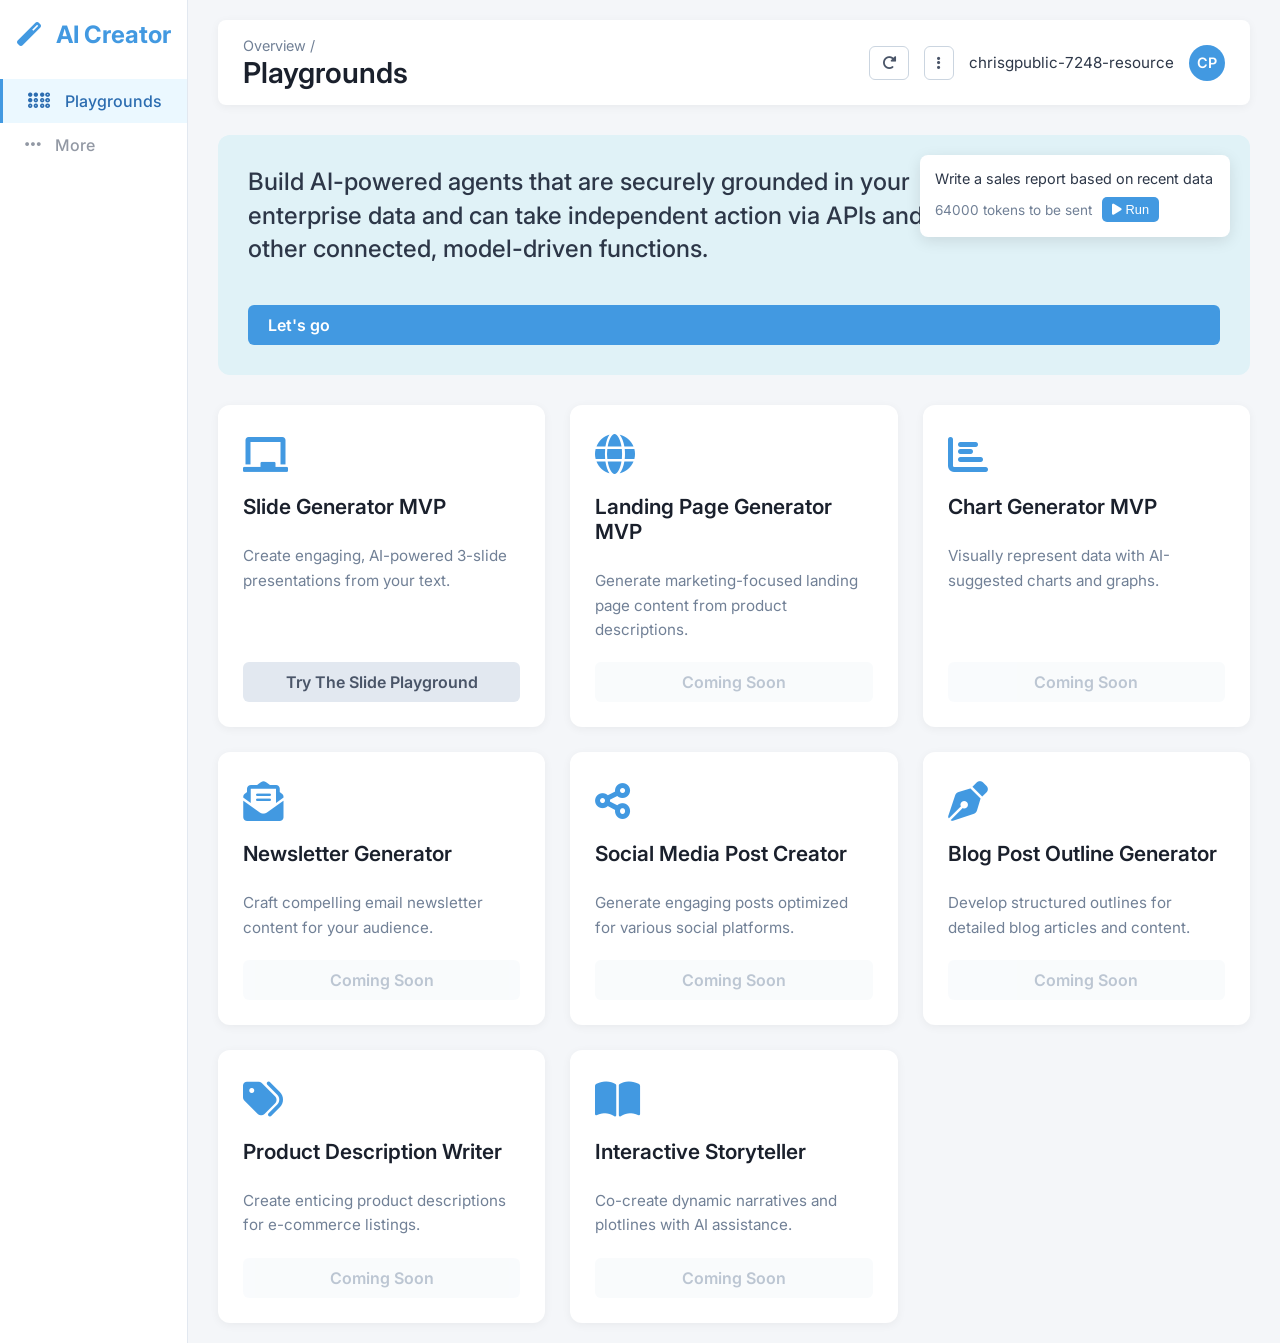
<file: index.html>
<!DOCTYPE html>
<html lang="en">
<head>
    <meta charset="UTF-8">
    <meta name="viewport" content="width=device-width, initial-scale=1.0">
    <title>AI Creator Suite</title>
    <link href="https://fonts.googleapis.com/css2?family=Inter:wght@400;500;600;700&display=swap" rel="stylesheet">
    <link rel="stylesheet" href="style.css">
    <link rel="stylesheet" href="https://cdnjs.cloudflare.com/ajax/libs/font-awesome/6.0.0-beta3/css/all.min.css">
</head>
<body>
    <div class="sidebar">
        <div class="sidebar-logo">
            <i class="fas fa-magic"></i> AI Creator
        </div>
        <nav class="sidebar-nav">
            <a href="#" class="nav-item active">
                <i class="fas fa-braille"></i> Playgrounds
            </a>
            <a href="#" class="nav-item disabled">
                <i class="fas fa-ellipsis-h"></i> More
            </a>
        </nav>
    </div>

    <div class="main-content">
        <header class="main-header">
            <div class="header-left">
                <span class="breadcrumb">Overview / </span>
                <h1>Playgrounds</h1>
            </div>
            <div class="header-right">
                <button class="header-btn"><i class="fas fa-redo-alt"></i></button>
                <button class="header-btn"><i class="fas fa-ellipsis-v"></i></button>
                <span class="user-info">chrisgpublic-7248-resource</span>
                <span class="user-avatar">CP</span>
            </div>
        </header>

        <div class="playground-section">
            <div class="intro-card">
                <h2>Build AI-powered agents that are securely grounded in your enterprise data and can take independent action via APIs and other connected, model-driven functions.</h2>
                <a href="#" class="intro-button">Let's go</a>
                <div class="intro-chatbot">
                    <div class="chatbot-bubble">Write a sales report based on recent data</div>
                    <div class="chatbot-input">
                        <span>64000 tokens to be sent</span>
                        <button class="run-button"><i class="fas fa-play"></i> Run</button>
                    </div>
                </div>
            </div>

            <div class="playground-grid">
                <div class="playground-card">
                    <div class="card-icon"><i class="fas fa-chalkboard"></i></div>
                    <h3>Slide Generator MVP</h3>
                    <p>Create engaging, AI-powered 3-slide presentations from your text.</p>
                    <a href="generator.html" class="try-button">Try The Slide Playground</a>
                </div>

                <div class="playground-card">
                    <div class="card-icon"><i class="fas fa-globe"></i></div>
                    <h3>Landing Page Generator MVP</h3>
                    <p>Generate marketing-focused landing page content from product descriptions.</p>
                    <a href="#" class="try-button disabled">Coming Soon</a>
                </div>

                <div class="playground-card">
                    <div class="card-icon"><i class="fas fa-chart-bar"></i></div>
                    <h3>Chart Generator MVP</h3>
                    <p>Visually represent data with AI-suggested charts and graphs.</p>
                    <a href="#" class="try-button disabled">Coming Soon</a>
                </div>

                <div class="playground-card">
                    <div class="card-icon"><i class="fas fa-envelope-open-text"></i></div>
                    <h3>Newsletter Generator</h3>
                    <p>Craft compelling email newsletter content for your audience.</p>
                    <a href="#" class="try-button disabled">Coming Soon</a>
                </div>

                <div class="playground-card">
                    <div class="card-icon"><i class="fas fa-share-alt"></i></div>
                    <h3>Social Media Post Creator</h3>
                    <p>Generate engaging posts optimized for various social platforms.</p>
                    <a href="#" class="try-button disabled">Coming Soon</a>
                </div>

                <div class="playground-card">
                    <div class="card-icon"><i class="fas fa-pen-nib"></i></div>
                    <h3>Blog Post Outline Generator</h3>
                    <p>Develop structured outlines for detailed blog articles and content.</p>
                    <a href="#" class="try-button disabled">Coming Soon</a>
                </div>

                <div class="playground-card">
                    <div class="card-icon"><i class="fas fa-tags"></i></div>
                    <h3>Product Description Writer</h3>
                    <p>Create enticing product descriptions for e-commerce listings.</p>
                    <a href="#" class="try-button disabled">Coming Soon</a>
                </div>

                <div class="playground-card">
                    <div class="card-icon"><i class="fas fa-book-open"></i></div>
                    <h3>Interactive Storyteller</h3>
                    <p>Co-create dynamic narratives and plotlines with AI assistance.</p>
                    <a href="#" class="try-button disabled">Coming Soon</a>
                </div>
            </div>
        </div>
    </div>
</body>
</html>
</file>
<file: style.css>
/* General & Typography */
body {
    font-family: 'Inter', sans-serif;
    background-color: #f4f6f9;
    color: #333;
    margin: 0;
    padding: 0;
    display: flex; /* For sidebar layout */
    min-height: 100vh;
}

h1, h2, h3, h4, h5, h6 {
    color: #1a202c;
    margin-top: 0;
}

p {
    color: #4a5568;
    line-height: 1.6;
}

a {
    text-decoration: none;
    color: inherit;
}

/* Sidebar Styles */
.sidebar {
    width: 240px;
    background-color: #ffffff;
    border-right: 1px solid #e2e8f0;
    padding: 20px 0;
    display: flex;
    flex-direction: column;
    box-shadow: 2px 0 5px rgba(0,0,0,0.02);
}

.sidebar-logo {
    font-size: 1.5rem;
    font-weight: 700;
    color: #4299e1;
    text-align: center;
    margin-bottom: 30px;
}

.sidebar-logo i {
    margin-right: 10px;
    color: #4299e1;
}

.sidebar-nav {
    flex-grow: 1;
}

.nav-item {
    display: flex;
    align-items: center;
    padding: 12px 25px;
    color: #4a5568;
    font-weight: 500;
    transition: background-color 0.2s, color 0.2s;
}

.nav-item i {
    margin-right: 15px;
    font-size: 1.1rem;
}

.nav-item:hover:not(.disabled) {
    background-color: #edf2f7;
    color: #2d3748;
}

.nav-item.active {
    background-color: #ebf8ff;
    color: #2b6cb0;
    border-left: 3px solid #4299e1;
}

.nav-item.disabled {
    opacity: 0.6;
    cursor: not-allowed;
}

/* Main Content Area */
.main-content {
    flex-grow: 1;
    padding: 20px 30px;
    background-color: #f4f6f9;
}

.main-header {
    display: flex;
    justify-content: space-between;
    align-items: center;
    margin-bottom: 30px;
    background-color: #ffffff;
    padding: 15px 25px;
    border-radius: 8px;
    box-shadow: 0 2px 10px rgba(0,0,0,0.05);
}

.header-left .breadcrumb {
    color: #718096;
    font-size: 0.9rem;
}

.header-left h1 {
    font-size: 1.8rem;
    font-weight: 600;
    margin-bottom: 0;
}

.header-right {
    display: flex;
    align-items: center;
    gap: 15px;
}

.header-btn {
    background: none;
    border: 1px solid #cbd5e0;
    border-radius: 6px;
    padding: 8px 12px;
    color: #4a5568;
    cursor: pointer;
    font-size: 0.9rem;
    transition: background-color 0.2s, border-color 0.2s;
}

.header-btn:hover {
    background-color: #edf2f7;
    border-color: #a0aec0;
}

.user-info {
    font-size: 0.95rem;
    color: #2d3748;
}

.user-avatar {
    width: 36px;
    height: 36px;
    border-radius: 50%;
    background-color: #4299e1;
    color: white;
    display: flex;
    justify-content: center;
    align-items: center;
    font-weight: 600;
    font-size: 0.9rem;
}

/* Playground Section */
.playground-section {
    margin-top: 20px;
}

.intro-card {
    background-color: #e0f2f7; /* Light blue background */
    border-radius: 12px;
    padding: 30px;
    margin-bottom: 30px;
    position: relative;
    overflow: hidden; /* For chatbot visual */
    display: flex;
    flex-direction: column;
    justify-content: space-between;
    min-height: 180px; /* Adjust as needed */
}

.intro-card h2 {
    font-size: 1.5rem;
    color: #2d3748;
    max-width: 70%; /* To leave space for chatbot visual */
    line-height: 1.4;
    font-weight: 500;
    margin-bottom: 20px;
}

.intro-button {
    display: inline-block;
    background-color: #4299e1;
    color: white;
    padding: 10px 20px;
    border-radius: 6px;
    font-weight: 600;
    transition: background-color 0.2s;
}

.intro-button:hover {
    background-color: #3182ce;
}

.intro-chatbot {
    position: absolute;
    top: 20px;
    right: 20px;
    background-color: white;
    border-radius: 8px;
    padding: 15px;
    box-shadow: 0 4px 15px rgba(0,0,0,0.1);
    width: 280px;
}

.chatbot-bubble {
    font-size: 0.9rem;
    color: #2d3748;
    margin-bottom: 10px;
}

.chatbot-input {
    display: flex;
    align-items: center;
    gap: 10px;
    font-size: 0.85rem;
    color: #718096;
}

.run-button {
    background-color: #4299e1;
    color: white;
    border: none;
    border-radius: 5px;
    padding: 5px 10px;
    font-size: 0.8rem;
    cursor: pointer;
}
.run-button i {
    margin-right: 0;
}

.playground-grid {
    display: grid;
    grid-template-columns: repeat(auto-fill, minmax(280px, 1fr));
    gap: 25px;
}

.playground-card {
    background-color: #ffffff;
    border-radius: 12px;
    padding: 25px;
    box-shadow: 0 2px 10px rgba(0,0,0,0.05);
    display: flex;
    flex-direction: column;
    justify-content: space-between;
    transition: transform 0.2s;
}

.playground-card:hover {
    transform: translateY(-5px);
}

.card-icon {
    font-size: 2.5rem;
    color: #4299e1;
    margin-bottom: 15px;
}

.playground-card h3 {
    font-size: 1.3rem;
    font-weight: 600;
    margin-bottom: 10px;
}

.playground-card p {
    font-size: 0.95rem;
    color: #718096;
    margin-bottom: 20px;
    flex-grow: 1; /* Pushes button to bottom */
}

.try-button {
    display: inline-block;
    padding: 10px 15px;
    background-color: #e2e8f0;
    color: #4a5568;
    border-radius: 6px;
    font-weight: 600;
    text-align: center;
    transition: background-color 0.2s;
}

.try-button:hover:not(.disabled) {
    background-color: #cbd5e0;
}

.try-button.disabled {
    opacity: 0.7;
    cursor: not-allowed;
    background-color: #f7fafc;
    color: #a0aec0;
}


/* Generator UI & Review UI Styles (KEEP these from previous style.css or merge carefully) */
/* The styles below are for your actual generator.html. Ensure they are present in your style.css */
#loader-container {
    position: fixed;
    top: 0;
    left: 0;
    width: 100%;
    height: 100%;
    background: rgba(255, 255, 255, 0.9);
    display: flex;
    flex-direction: column;
    justify-content: center;
    align-items: center;
    z-index: 9999;
}

.loader {
    border: 8px solid #f3f3f3;
    border-top: 8px solid #4299e1;
    border-radius: 50%;
    width: 60px;
    height: 60px;
    animation: spin 1s linear infinite;
}

#loader-text {
    margin-top: 20px;
    font-weight: bold;
    color: #333;
}

@keyframes spin {
    0% { transform: rotate(0deg); }
    100% { transform: rotate(360deg); }
}

#generator-ui, #review-ui {
    max-width: 800px;
    margin: 40px auto;
    padding: 30px;
    background: white;
    border-radius: 12px;
    box-shadow: 0 4px 20px rgba(0,0,0,0.08);
    display: none; /* Hidden by default until AI loads or review is needed */
}

#generator-ui h2, #review-ui h2 {
    text-align: center;
    margin-bottom: 25px;
}

fieldset {
    border: 1px solid #e2e8f0;
    border-radius: 8px;
    padding: 20px;
    margin-bottom: 20px;
}

legend {
    font-weight: bold;
    padding: 0 10px;
    color: #4a5568;
}

input[type="text"], textarea {
    width: 100%;
    padding: 12px;
    margin-bottom: 10px;
    border: 1px solid #cbd5e0;
    border-radius: 6px;
    box-sizing: border-box; /* Important */
    font-family: 'Inter', sans-serif;
}

textarea {
    min-height: 80px;
    resize: vertical;
}

/* General button style for generator/review */
#generator-ui button, #review-ui button {
    display: block;
    width: 100%;
    padding: 15px;
    background-color: #48bb78; /* Green for action */
    color: white;
    border: none;
    border-radius: 8px;
    font-size: 1rem;
    font-weight: bold;
    cursor: pointer;
    transition: background-color 0.3s;
}

#generator-ui button:hover:not(:disabled), #review-ui button:hover:not(:disabled) {
    background-color: #38a169;
}

#generator-ui button:disabled, #review-ui button:disabled {
    background-color: #a0aec0;
    cursor: not-allowed;
}

.theme-selector {
    display: flex;
    justify-content: center;
    gap: 15px;
    margin-bottom: 30px;
}

.theme-btn {
    width: auto;
    padding: 10px 20px;
    background-color: #e2e8f0;
    color: #4a5568;
    border: none; /* Resetting button border */
    border-radius: 6px; /* Consistency */
    cursor: pointer;
    font-size: 0.9rem;
    font-weight: 500;
    transition: background-color 0.2s, color 0.2s;
}

.theme-btn.active {
    background-color: #4299e1;
    color: white;
}

/* Reveal.js overrides for generator.html */
.reveal {
    background-color: #f0f2f5; /* Match page background */
    padding: 20px;
    box-sizing: border-box;
    display: none; /* Hidden until presentation is created */
}
</file>
